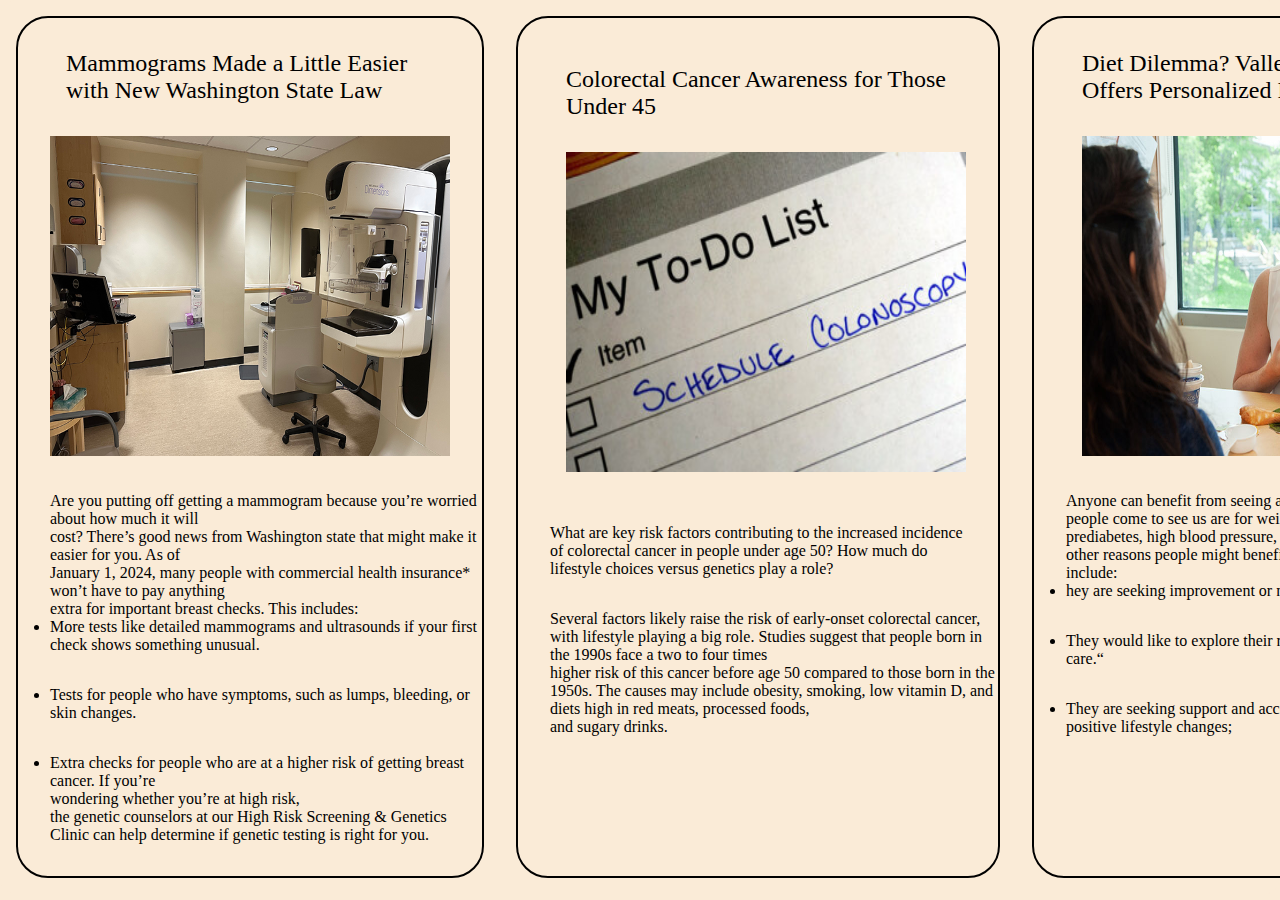
<file: blog.html>
<!DOCTYPE html>
<html lang="en">
<head>
    <meta charset="UTF-8">
    <meta name="viewport" content="width=device-width, initial-scale=1.0">
    <title>Read More On Blog</title>
    <link rel="stylesheet" href="blog.css">
</head>
<body>
    <div class="blogs">
        <div class="blog-1">
            <h1>Mammograms Made a Little Easier <br>with New Washington State Law</h1>   
            <img src="mammogram-blog.jpg" alt="">
            <p>Are you putting off getting a mammogram because you’re worried about how much it will <br>cost? There’s good news from Washington state that might make it easier for you. As of <br>January 1, 2024, many people with commercial health insurance* won’t have to pay anything <br>extra for important breast checks. This includes: <br></p>
            <ul>
                <li>More tests like detailed mammograms and ultrasounds if your first check shows something unusual.</li>
                <li>Tests for people who have symptoms, such as lumps, bleeding, or skin changes.</li>
                <li>Extra checks for people who are at a higher risk of getting breast cancer. If you’re <br>wondering whether you’re at high risk,<br> the genetic counselors at our High Risk Screening & Genetics Clinic can help determine if genetic testing is right for you.</li>
            </ul>
            
        </div>
        <div class="blog-2">
            <h1>Colorectal Cancer Awareness for Those Under 45</h1>
            <img src="colonoscopy_2054143127_blog-347x233.jpg" alt="">
            <h2>What are key risk factors contributing to the increased incidence of colorectal cancer in people under age 50? How much do lifestyle choices versus genetics play a role?</h2>
            <p>Several factors likely raise the risk of early-onset colorectal cancer, with lifestyle playing a big role. Studies suggest that people born in the 1990s face a two to four times <br>
                higher risk of this cancer before age 50 compared to those born in the 1950s. The causes may include obesity, smoking, low vitamin D, and diets high in red meats, processed foods,<br>
                 and sugary drinks.</p>
        </div>
       <div class="blog-3">
        <h1>Diet Dilemma? Valley’s Dietitian Team <br>Offers Personalized Nutrition Guidance</h1>
        <img src="dietitian-blog.jpg" alt="">
        <p>Anyone can benefit from seeing a dietitian! Common reasons people come to see us are for weight management, diabetes, prediabetes, high blood pressure, or high cholesterol. Some other reasons people might benefit from working with a dietitian include:
            <ul>
                <li>hey are seeking improvement or maintenance of their health;</li>
                <li>They would like to explore their relationship with food and self-care.“</li>
                <li>They are seeking support and accountability while making positive lifestyle changes;</li>
            </ul>
        </p>
       </div>
    </div>
    
</body>
</html>
</file>
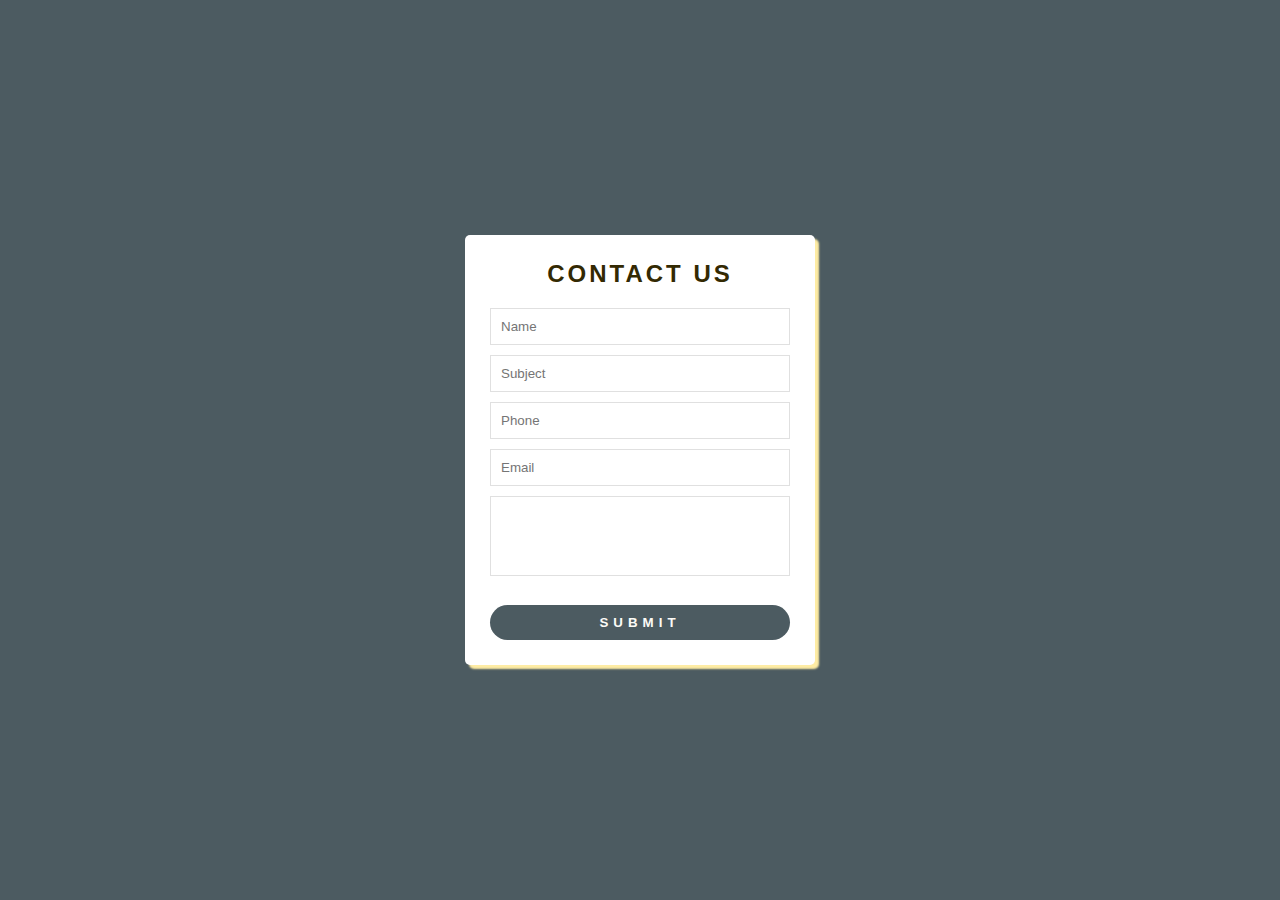
<file: form.html>
<!DOCTYPE html> 
<html lang="en"> 

<head> 
	<meta charset="UTF-8"> 
	<meta name="viewport"
		content="width=device-width, 
				initial-scale=1.0"> 
	<title>Form</title> 
	<link rel="stylesheet" href="form.css"> 
</head> 

<body> 
	<div class="section1"> 
		<h2>Contact us</h2> 
		<div id="error_message"> 

		</div> 
		<form action=""
			id="myform"
			onsubmit="return validate();"> 
			<div class="input_field"> 
				<input type="text"
					placeholder="Name"
					id="name"> 
			</div> 
			<div class="input_field"> 
				<input type="text"
					placeholder="Subject"
					id="subject"> 
			</div> 
			<div class="input_field"> 
				<input type="text"
					placeholder="Phone"
					id="phone"> 
			</div> 
			<div class="input_field"> 
				<input type="text"
					placeholder="Email"
					id="email"> 
			</div> 
			<div class="input_field"> 
				<textarea placeholder="Message"
						id="message"> 
				</textarea> 
			</div> 
			<div class="btn"> 
				<button type="submit">Submit</button>
			</div> 
		</form> 
	</div> 
	<script src="./script.js"></script> 
</body> 

</html>
</file>
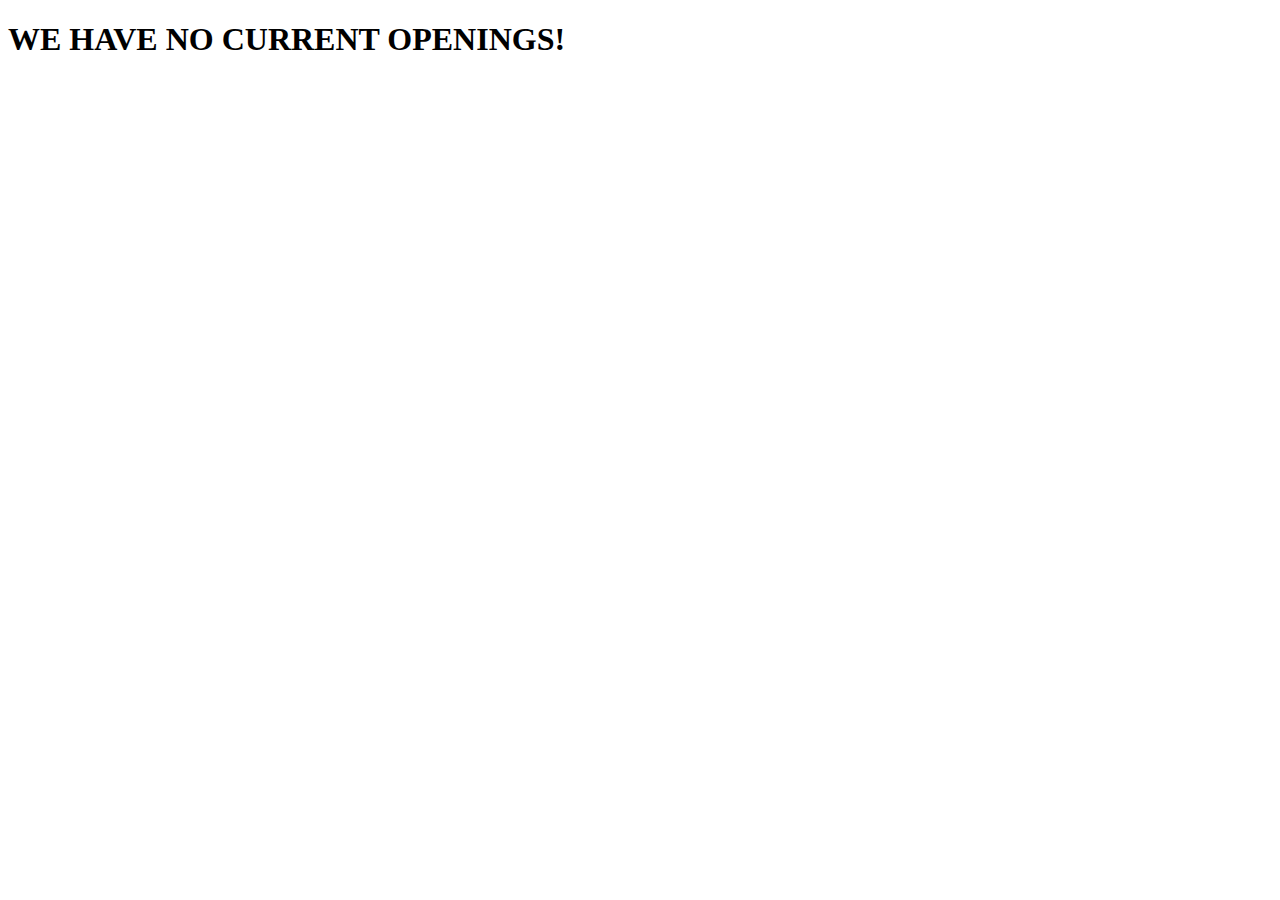
<file: openings.html>
<!DOCTYPE html>
<html lang="en">
<head>
    <meta charset="UTF-8">
    <meta name="viewport" content="width=device-width, initial-scale=1.0">
    <title>Volunteer</title>
</head>
<body>
    <h1>WE HAVE NO CURRENT OPENINGS!</h1>
</body>
</html>
</file>
<file: blog.css>
*{
    margin: 0;
    padding: 0;
    background-color: antiquewhite;
    /* font-family: Arial, Helvetica, sans-serif; */
}
.blogs {
    border-radius: 1rem;
    display: flex; 
}
.blog-1 > h1 {
    margin-top: 2rem;
    font-size: 1.5rem;
    font-weight: 500;
    margin-left: 3rem;
}
.blog-1 > p{
    margin-top: 2rem;
    margin-left: 2rem;
    font-size: 1rem;
}
.blog-1> ul> li {
    margin-left: 2rem;
    margin-bottom: 2rem;
}
.blog-1{
    border: 2px solid black;
    margin: 1rem;
    border-radius: 2rem;

}

.blog-1 > img {
    width: 25rem;
    height: 20rem;
    margin-left: 2rem;
    margin-right: 2rem;
    margin-top: 2rem;
}

.blog-2{
    border: 2px solid black;
    display: block;
    margin: 1rem;
    border-radius: 2rem;

}
.blog-2 >h1 {
    margin-top: 3rem;
    font-size: 1.5rem;
    font-weight: 500;
    margin-left: 3rem;
}
.blog-2 > h2 {
    font-size: 1rem;
    font-weight: 500;
    margin-top: 3rem;
    margin-left: 2rem;
    margin-right: 2rem;
}
.blog-2 > img {
    width: 25rem;
    height: 20rem;
    margin-left: 3rem;
    margin-top: 2rem;
    margin-right: 2rem;
}
.blog-2 > p{
    margin-top: 2rem;
    margin-left: 2rem;
    font-size: 1rem;
}
.blog-3{
    border: 2px solid black;
    display: block;
    margin: 1rem;
    border-radius: 2rem;
}
.blog-3 > h1 {
    margin-top: 2rem;
font-size: 1.5rem;
font-weight: 500;
margin-left: 3rem;
}


.blog-3 > img {
    width: 25rem;
    height: 20rem;
    justify-content: center;
    margin-left: 3rem;
    margin-top: 2rem;
}
.blog-3 > p{
    margin-top: 2rem;
    margin-left: 2rem;
    font-size: 1rem;
}
.blog-3> ul> li {
    margin-left: 2rem;
    margin-bottom: 2rem;
}
</file>
<file: form.css>
* { 
	margin: 0; 
	padding: 0; 
	box-sizing: border-box; 
	outline: none; 
	font-family: "Josefin Sans", 
		sans-serif; 
} 

body { 
	background: #4c5b61; 
} 

.section1 { 
	position: absolute; 
	top: 50%; 
	left: 50%; 
	transform: translate(-50%, -50%); 
	max-width: 350px; 
	width: 100%; 
	background: #fff; 
	padding: 25px; 
	border-radius: 5px; 
	box-shadow: 4px 4px 2px
		rgba(254, 236, 164, 1); 
} 

.section1 h2 { 
	text-align: center; 
	margin-bottom: 20px; 
	text-transform: uppercase; 
	letter-spacing: 3px; 
	color: #332902; 
} 

.section1 .input_field { 
	margin-bottom: 10px; 
} 

.section1 
	.input_field 
	input[type="text"], 
.section1 textarea { 
	border: 1px solid #e0e0e0; 
	width: 100%; 
	padding: 10px; 
} 

.section1 textarea { 
	resize: none; 
	height: 80px; 
} 

.section1 .btn button[type="submit"] { 
	border: 0px; 
	margin-top: 15px; 
	padding: 10px; 
	text-align: center; 
	width: 100%; 
	background: #4c5b61; 
	color: #fcfbf7; 
	text-transform: uppercase; 
	letter-spacing: 5px; 
	font-weight: bold; 
	border-radius: 25px; 
	cursor: pointer; 
} 

#error_message { 
	margin-bottom: 20px; 
	background: #fe8b8e; 
	padding: 0px; 
	text-align: center; 
	font-size: 14px; 
	transition: all 0.5s ease; 
}
</file>
